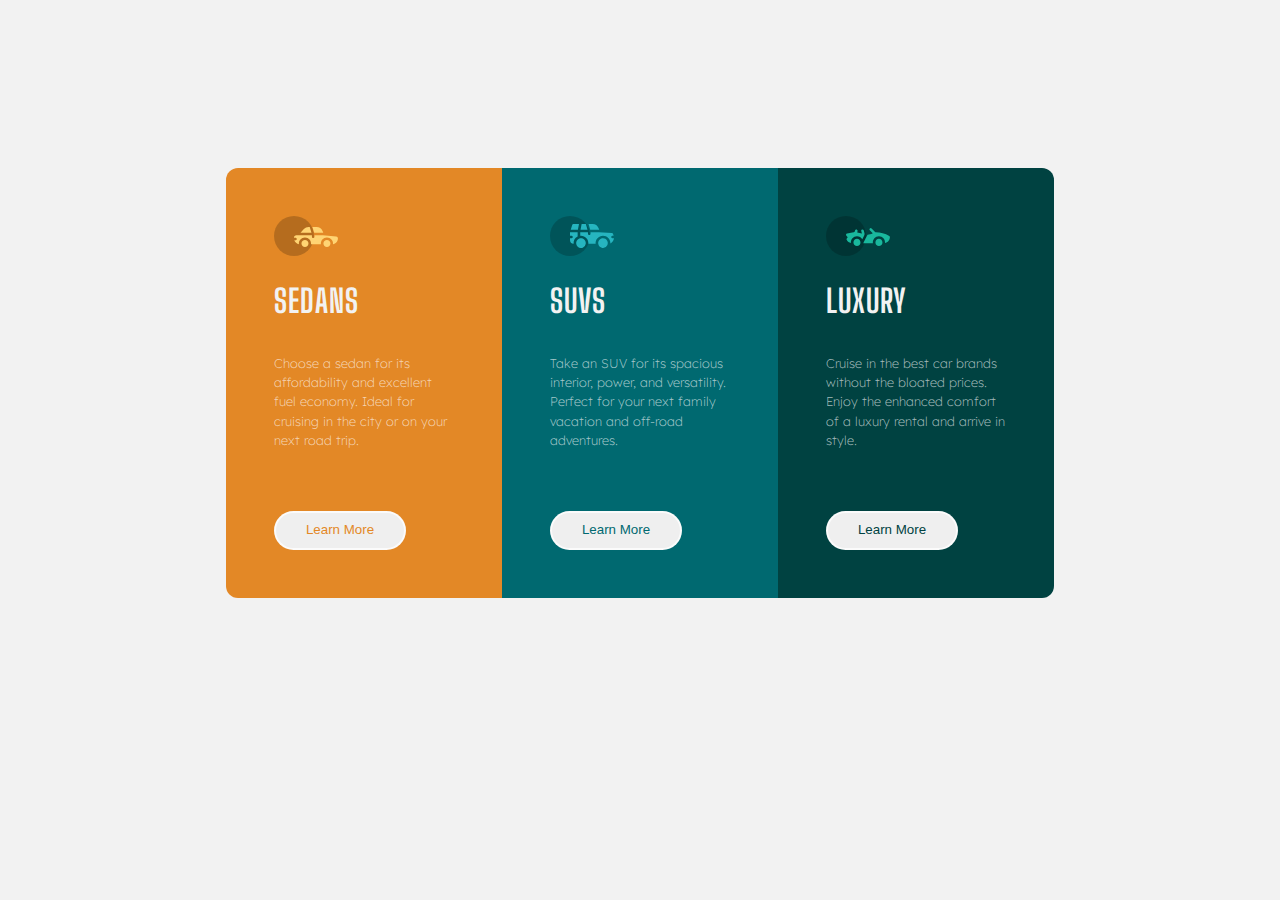
<file: 3-column-preview/index.html>
<!DOCTYPE html>
<html lang="en">
  <head>
    <meta charset="UTF-8" />
    <meta name="viewport" content="width=device-width, initial-scale=1.0" />
    <!-- displays site properly based on user's device -->

    <link
      rel="icon"
      type="image/png"
      sizes="32x32"
      href="./images/favicon-32x32.png"
    />
    <link rel="stylesheet" href="style.css" />
    <title>Frontend Mentor | 3-column preview card component</title>
  </head>
  <body>
    <div class="container">
      <div class="card">
        <div class="column">
          <div>
            <svg width="64" height="40" xmlns="http://www.w3.org/2000/svg">
              <g fill="none" fill-rule="evenodd">
                <circle fill="#000" opacity=".201" cx="20" cy="20" r="20" />
                <path
                  d="M52.936 24.11c1.942 0 3.517 1.542 3.517 3.445 0 1.903-1.575 3.445-3.517 3.445s-3.516-1.542-3.516-3.445c0-1.903 1.574-3.445 3.516-3.445zm-21.957 0c1.942 0 3.517 1.542 3.517 3.445 0 1.903-1.575 3.445-3.517 3.445s-3.516-1.542-3.516-3.445c0-1.903 1.574-3.445 3.516-3.445zm6.948-4.848v1.429c0 .716.61 1.293 1.348 1.259a1.295 1.295 0 001.225-1.295v-1.393h8.256l13.483 1.313c.956.093 1.676.881 1.676 1.814 0 2.89-2.126 5.303-4.926 5.819.397-3.557-2.458-6.62-6.053-6.62-3.646 0-6.504 3.14-6.039 6.723h-9.879c.466-3.588-2.397-6.722-6.039-6.722-3.595 0-6.45 3.062-6.052 6.62-2.14-.398-3.916-1.912-4.61-3.931h1.142c.731 0 1.32-.598 1.285-1.322-.033-.678-.629-1.2-1.322-1.2H20v-.251c0-1.274 1.066-2.243 2.306-2.243h15.62zM42.59 11c2.645 0 4.99 1.556 5.972 3.963l.726 1.779H40.17L38.413 11h4.178zm-6.865 0l1.758 5.741H26.505l3.357-3.654A6.502 6.502 0 0134.644 11h1.082z"
                  fill="#FFD473"
                  fill-rule="nonzero"
                />
              </g>
            </svg>
          </div>
          <h1>SEDANS</h1>
          <p>
            Choose a sedan for its affordability and excellent fuel economy.
            Ideal for cruising in the city or on your next road trip.
          </p>
          <button>Learn More</button>
        </div>
        <div class="column">
          <div>
            <svg width="64" height="40" xmlns="http://www.w3.org/2000/svg">
              <g fill="none" fill-rule="evenodd">
                <circle fill="#000" opacity=".201" cx="20" cy="20" r="20" />
                <path
                  d="M31.002 22.358c2.917 0 5.18 2.593 4.762 5.506a4.828 4.828 0 01-2.962 3.778 4.797 4.797 0 01-5.3-1.165c-1.188-1.26-1.235-2.613-1.263-2.613-.42-2.924 1.857-5.506 4.763-5.506zm22 0c3.457 0 5.798 3.567 4.41 6.744A4.816 4.816 0 0152.3 31.94a4.826 4.826 0 01-4.06-4.077c-.42-2.915 1.846-5.506 4.762-5.506zm-15.04-6.083v1.462a1.29 1.29 0 001.352 1.29c.693-.033 1.227-.631 1.227-1.326v-1.426h8.3l13.056.716a1.29 1.29 0 011.164.917c.27.895.446 1.477.563 1.87h-1.047c-.694 0-1.291.534-1.324 1.228a1.29 1.29 0 001.288 1.352h1.445c-.164 2.225-1.57 4.193-3.6 5.05.13-4.212-3.255-7.63-7.384-7.63-4.317 0-7.762 3.718-7.358 8.086h-7.285c.43-4.655-3.503-8.531-8.131-8.046v-3.543h7.734zm-10.312 0v4.308a7.4 7.4 0 00-4.006 7.274 3.874 3.874 0 01-3.642-3.864v-1.635h1.46a1.29 1.29 0 000-2.58h-1.461v-3.213l.003-.29h7.646zm14.986-8.196c2.65 0 5 1.592 5.984 4.055l.63 1.579a5.525 5.525 0 01-.065-.004l-.026-.002-.034-.002-.022-.002a4.178 4.178 0 00-.224-.006l-.098-.001h-.039l-.136-.001h-.052l-.326-.001H40.211L38.528 8.08zm-13.632 0l-1.122 5.616h-7.144l1.47-4.71a1.29 1.29 0 011.231-.906h5.565zm6.832 0l1.683 5.615h-7.007l1.121-5.615h4.203z"
                  fill="#26B5C0"
                  fill-rule="nonzero"
                />
              </g>
            </svg>
          </div>
          <h1>SUVS</h1>
          <p>
            Take an SUV for its spacious interior, power, and versatility.
            Perfect for your next family vacation and off-road adventures.
          </p>
          <button>Learn More</button>
        </div>
        <div class="column">
          <div>
            <svg width="64" height="40" xmlns="http://www.w3.org/2000/svg">
              <g fill="none" fill-rule="evenodd">
                <circle fill="#000" opacity=".201" cx="20" cy="20" r="20" />
                <path
                  d="M30.98 22.835c1.941 0 3.516 1.604 3.516 3.583 0 1.978-1.575 3.582-3.517 3.582s-3.516-1.604-3.516-3.582c0-1.979 1.574-3.583 3.516-3.583zm21.956 0c1.942 0 3.517 1.604 3.517 3.583 0 1.978-1.575 3.582-3.517 3.582s-3.516-1.604-3.516-3.582c0-1.979 1.574-3.583 3.516-3.583zm-9.143-10.45a1.27 1.27 0 011.819 0l3.715 3.784c4.444-.115 9.7 1.142 13.964 3.753.387.237.624.664.624 1.124 0 3.006-2.126 5.514-4.926 6.05.397-3.698-2.458-6.882-6.053-6.882-3.646 0-6.504 3.264-6.039 6.99h-9.669c.76-1.544.993-2.026 1.337-2.711l.082-.162c.421-.835 1.056-2.07 2.883-5.65 1.68-.023 3.47-.408 5.247-1.403l-2.984-3.04a1.328 1.328 0 010-1.854zm-7.68 1.064c.683-.2 1.395.202 1.592.898l.749 2.652a3.46 3.46 0 01-.247 2.51l-1.733 3.395-.216.424c-1.07-1.89-3.06-3.114-5.279-3.114-3.595 0-6.45 3.184-6.052 6.885-1.832-.347-3.414-1.537-4.278-3.276a1.331 1.331 0 01.117-1.376l.955-1.303-1.325-1.295c-.751-.735-.376-2.024.64-2.231l6.614-1.346.13-.026c.092-.019.145-.03.157-.031.314-.146 1.07-.591 1.07-1.506 0-.734.592-1.327 1.316-1.31.712.016 1.268.662 1.256 1.388a4.11 4.11 0 01-.348 1.611 22.69 22.69 0 014.7 1.146l-.7-2.473a1.314 1.314 0 01.882-1.622z"
                  fill="#19B89D"
                  fill-rule="nonzero"
                />
              </g>
            </svg>
          </div>
          <h1>LUXURY</h1>
          <p>
            Cruise in the best car brands without the bloated prices. Enjoy the
            enhanced comfort of a luxury rental and arrive in style.
          </p>
          <button>Learn More</button>
        </div>
      </div>
    </div>
  </body>
</html>
</file>
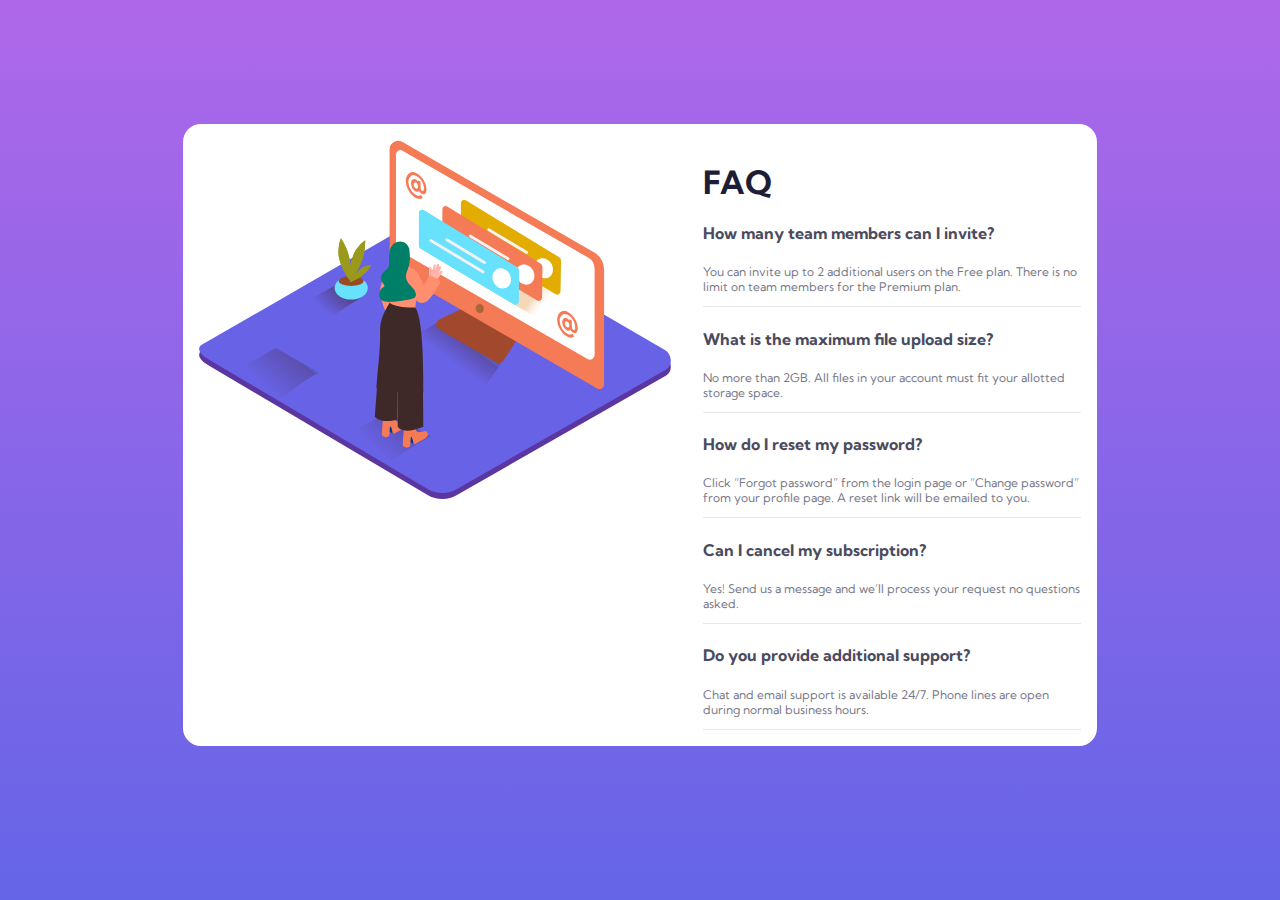
<file: faq-accordion-card/index.html>
<!DOCTYPE html>
<html lang="en">
  <head>
    <meta charset="UTF-8" />
    <meta name="viewport" content="width=device-width, initial-scale=1.0" />
    <!-- displays site properly based on user's device -->

    <link
      rel="icon"
      type="image/png"
      sizes="32x32"
      href="./images/favicon-32x32.png"
    />
    <link rel="stylesheet" href="style.css" />
    <title>Frontend Mentor | FAQ Accordion Card</title>
  </head>
  <body>
    <div class="container">
      <div class="card">
        <div class="card__image">
          <img
            src="images/illustration-woman-online-desktop.svg"
            alt="illusration"
          />
        </div>
        <div class="card__faq">
          <h1>FAQ</h1>
          <div class="row">
            <h4>How many team members can I invite?</h4>
            <p>
              You can invite up to 2 additional users on the Free plan. There is
              no limit on team members for the Premium plan.
            </p>
          </div>
          <div class="row">
            <h4>What is the maximum file upload size?</h4>
            <p>
              No more than 2GB. All files in your account must fit your allotted
              storage space.
            </p>
          </div>
          <div class="row">
            <h4>How do I reset my password?</h4>
            <p>
              Click “Forgot password” from the login page or “Change password”
              from your profile page. A reset link will be emailed to you.
            </p>
          </div>
          <div class="row">
            <h4>Can I cancel my subscription?</h4>
            <p>
              Yes! Send us a message and we’ll process your request no questions
              asked.
            </p>
          </div>
          <div class="row">
            <h4>Do you provide additional support?</h4>
            <p>
              Chat and email support is available 24/7. Phone lines are open
              during normal business hours.
            </p>
          </div>
        </div>
      </div>
    </div>
  </body>
</html>
</file>
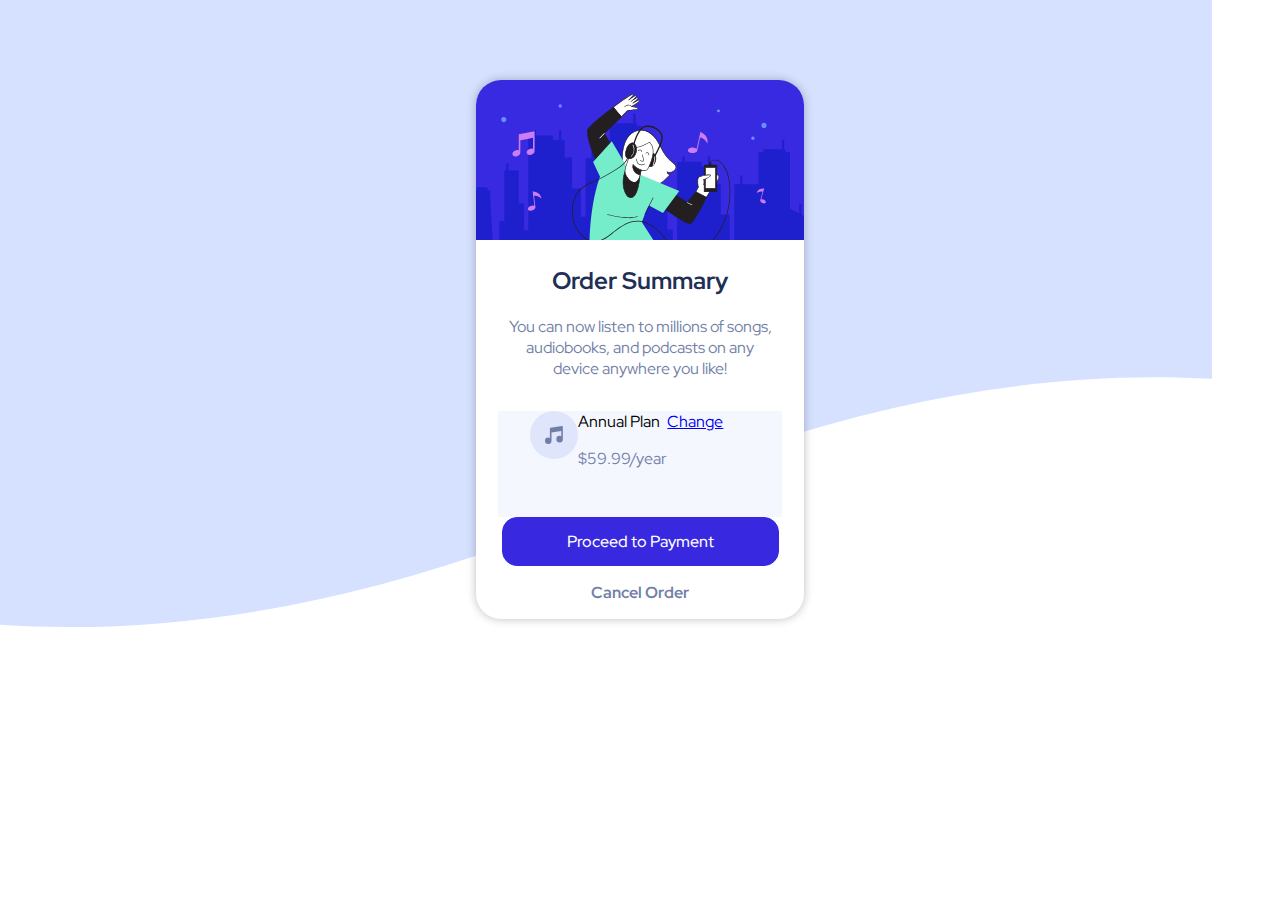
<file: order-summary/index.html>
<!DOCTYPE html>
<html lang="en">
  <head>
    <meta charset="UTF-8" />
    <meta name="viewport" content="width=device-width, initial-scale=1.0" />
    <link
      rel="icon"
      type="image/png"
      sizes="32x32"
      href="./images/favicon-32x32.png"
    />
    <link rel="stylesheet" href="style.css" />
    <title>Frontend Mentor | Order summary card</title>
  </head>
  <body>
    <div class="container">
      <main>
        <div class="card">
          <div class="card-image">
            <img src="images/illustration-hero.svg" />
          </div>
          <h2 class="card-title">Order Summary</h2>
          <div class="card-text">
            You can now listen to millions of songs, audiobooks, and podcasts on
            any device anywhere you like!
          </div>
          <div class="card-icons">
            <div class="card-icons-icon">
              <img src="./images/icon-music.svg" />
            </div>
            <div class="card-icons-icon">
              <span>Annual Plan</span>
              <p>$59.99/year</p>
            </div>
            <div class="card-icons-icon">
              <a href="#">Change</a>
            </div>
        </div>
        <div class="card-button">
          <button type="submit">
            Proceed to Payment
          </button>
        </div>
        <div class="card-footer">
          Cancel Order
        </div>
      </main>
    </div>
  </body>
</html>
</file>
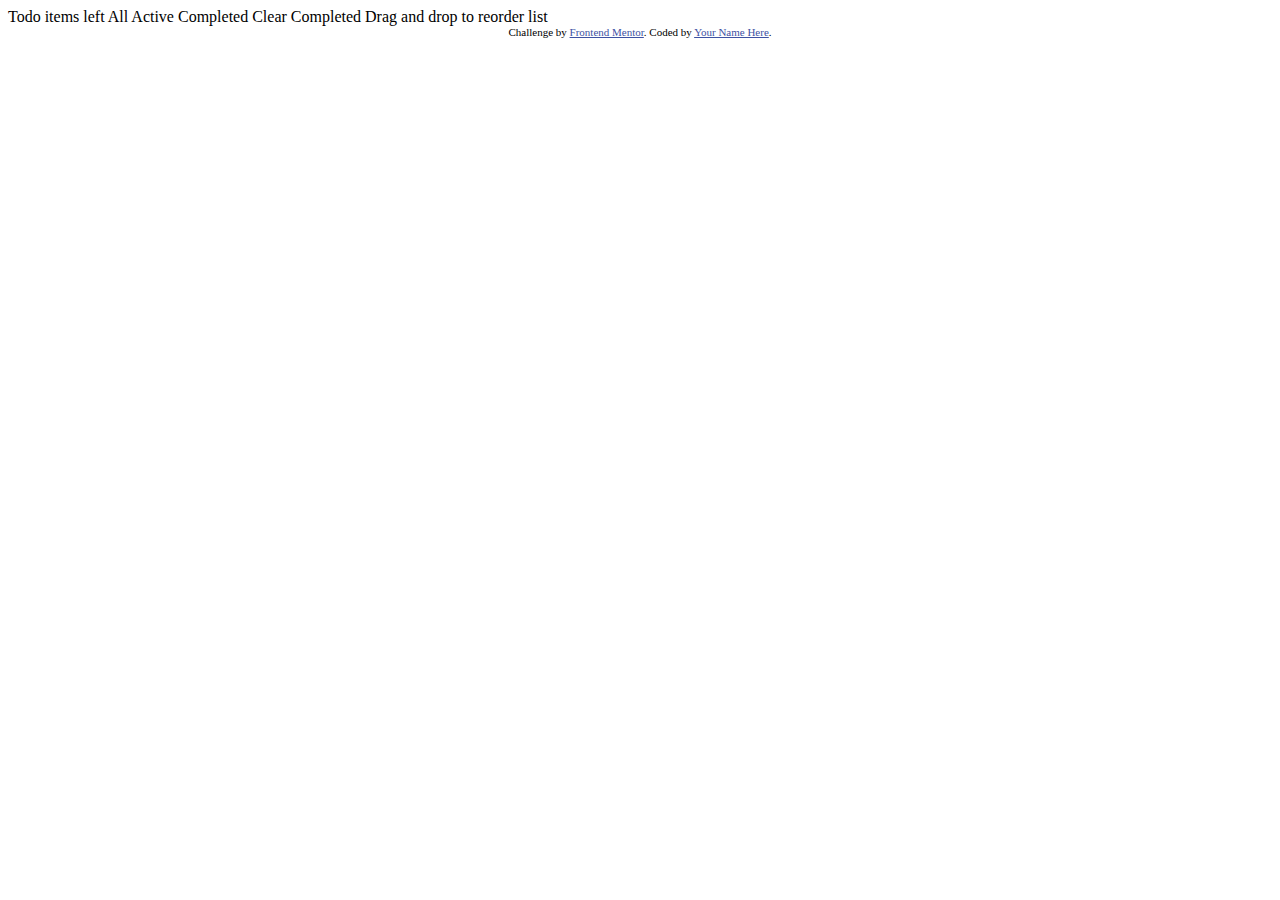
<file: todo-app/index.html>
<!DOCTYPE html>
<html lang="en">
<head>
  <meta charset="UTF-8">
  <meta name="viewport" content="width=device-width, initial-scale=1.0"> <!-- displays site properly based on user's device -->

  <link rel="icon" type="image/png" sizes="32x32" href="./images/favicon-32x32.png">
  
  <title>Frontend Mentor | Todo app</title>

  <!-- Feel free to remove these styles or customise in your own stylesheet 👍 -->
  <style>
    .attribution { font-size: 11px; text-align: center; }
    .attribution a { color: hsl(228, 45%, 44%); }
  </style>
</head>
<body>

  Todo

  <!-- Add dynamic number --> items left

  All
  Active 
  Completed

  Clear Completed

  Drag and drop to reorder list

  <div class="attribution">
    Challenge by <a href="https://www.frontendmentor.io?ref=challenge" target="_blank">Frontend Mentor</a>. 
    Coded by <a href="#">Your Name Here</a>.
  </div>
</body>
</html>
</file>
<file: 3-column-preview/style.css>
@import url("https://fonts.googleapis.com/css2?family=Big+Shoulders+Display&family=Lexend+Deca&display=swap");

body {
  background-color: hsl(0, 0%, 95%);
  box-sizing: border-box;
  height: 100vh;
  font-family: "Lexend Deca", sans-serif;
  margin: 0;
  padding: 0;
}

h1 {
  color: hsl(0, 0%, 95%);
  font-family: "Big Shoulders Display", cursive;
  font-weight: 700;
  letter-spacing: 1px;
}

p {
  padding-bottom: 3rem;
  font-size: 0.8rem;
  font-weight: 200;
  line-height: 1.5;
}

p,
button {
  color: hsla(0, 0%, 100%, 0.65);
}

.container {
  display: grid;
  grid-template-columns: 0.5fr 1fr 0.5fr;
  grid-template-rows: 0.5fr 3fr 0.5fr;
}

.card {
  display: flex;
  flex-direction: row;
  grid-row-start: 2;
  grid-column-start: 2;
  margin-top: 10%;
}

.card .column:nth-child(1) {
  border-radius: 12px 0 0 12px;
}

.card .column:nth-child(3) {
  border-radius: 0 12px 12px 0;
}

.card .column:nth-child(1),
.card .column:nth-child(1) button:hover {
  background-color: hsl(31, 77%, 52%);
}

.card .column:nth-child(2),
.card .column:nth-child(2) button:hover {
  background-color: hsl(184, 100%, 22%);
}

.card .column:nth-child(3),
.card .column:nth-child(3) button:hover {
  background-color: hsl(179, 100%, 13%);
}

.column {
  display: flex;
  flex-direction: column;
  padding: 3rem;
  width: 180px;
}

button {
  border: 2px solid hsla(0, 0%, 100%, 0.75);
  border-radius: 20px;
  padding: 0.6rem 0 0.7rem 0;
  margin-right: 3rem;
}

.card .column:nth-child(1) button {
  color: hsl(31, 77%, 52%);
}

.card .column:nth-child(2) button {
  color: hsl(184, 100%, 22%);
}

.card .column:nth-child(3) button {
  color: hsl(179, 100%, 13%);
}

.card .column:nth-child(1) button:hover,
.card .column:nth-child(2) button:hover,
.card .column:nth-child(3) button:hover {
  color: hsla(0, 0%, 100%, 0.75);
  font-weight: 500;
}

@media screen and (max-width: 833px) {
  .column {
    width: 130px;
  }
  button {
    padding: 0.5rem 0 0.5rem 0;
    margin-right: 0.5rem;
  }
}

@media screen and (max-width: 680px) {
  .container {
    grid-template-columns: 0.5fr 1fr 0.5fr;
    grid-template-rows: auto;
  }

  .card {
    display: flex;
    flex-direction: column;
    margin-bottom: 2rem;
  }

  .column {
    width: 300px;
  }

  .card .column:nth-child(1) {
    border-radius: 12px 12px 0 0px;
  }

  .card .column:nth-child(3) {
    border-radius: 0 0 12px 12px;
  }

  button {
    margin-right: 9rem;
  }
}

@media screen and (max-width: 375px) {
  .column {
    width: 200px;
  }

  button {
    margin-right: 3rem;
  }
}
</file>
<file: faq-accordion-card/style.css>
@import url("https://fonts.googleapis.com/css2?family=Kumbh+Sans:wght@400;700&display=swap");

body {
  background-image: linear-gradient(hsl(273, 75%, 66%), hsl(240, 73%, 65%));
  box-sizing: border-box;
  font-family: "Kumbh Sans", sans-serif;
  margin: 0;
  padding: 0;
  height: 100vh;
}

h1 {
  color: hsl(238, 29%, 16%);
}

h4 {
  color: hsl(237, 12%, 33%);
}

p {
  color: hsl(240, 6%, 50%);
  font-size: 12px;
}

.container {
  display: grid;
  grid-template-columns: 1fr 5fr 1fr;
  grid-template-rows: 1fr 5fr 0.5fr;
}

.card {
  background-color: white;
  border-radius: 18px;
  display: flex;
  flex-direction: row;
  grid-column-start: 2;
  grid-row-start: 2;
  padding: 1rem;
}

.card__faq {
  margin-left: 2rem;
}

.row {
  border-bottom: 1px solid hsl(240, 5%, 91%);
}
</file>
<file: order-summary/style.css>
@import url("https://fonts.googleapis.com/css2?family=Red+Hat+Display:wght@500;700;900&display=swap");
* {
  box-sizing: border-box;
}

html {
  background-image: url("./images/pattern-background-mobile.svg");
  background-repeat: no-repeat;
  background-size: contain;
  font-family: "Red Hat Display", sans-serif;
}

h2 {
  color: #1f2f56;
}

.card-text,
.card-icons-icon p {
  color: #7280a7;
}

.container {
  display: flex;
  justify-content: center;
  align-items: center;
  margin-top: 5rem;
}

.card {
  display: flex;
  flex-direction: column;
  background-color: white;
  width: 20.5rem;
  border-radius: 25px;
  overflow: hidden;
  box-shadow: 0 0 10px rgba(0, 0, 0, 0.26);
}

.card-image img {
  max-width: 100%;
}

.card-icons {
  display: flex;
  flex-direction: row;
  background-color: #f5f7ff;
  margin: 0 1.4rem 0 1.4rem;
}

.card-text,
.card-icons {
  padding: 0 2rem 2rem 2rem;
}

.card-title,
.card-text {
  text-align: center;
}

.card-button {
  text-align: center;
}

button {
  background-color: #3829e0;
  border: 1px solid #3829e0;
  border-radius: 15px;
  color: white;
  font-family: "Red Hat Display", sans-serif;
  font-weight: 500;
  font-size: 1rem;
  padding: 0.8rem 4rem 0.8rem 4rem;
}

.card-footer {
  text-align: center;
  color: #7280a7;
  font-size: 1rem;
  font-weight: 700;
  margin: 1rem 0 1rem 0;
}

/*# sourceMappingURL=style.css.map */
</file>
